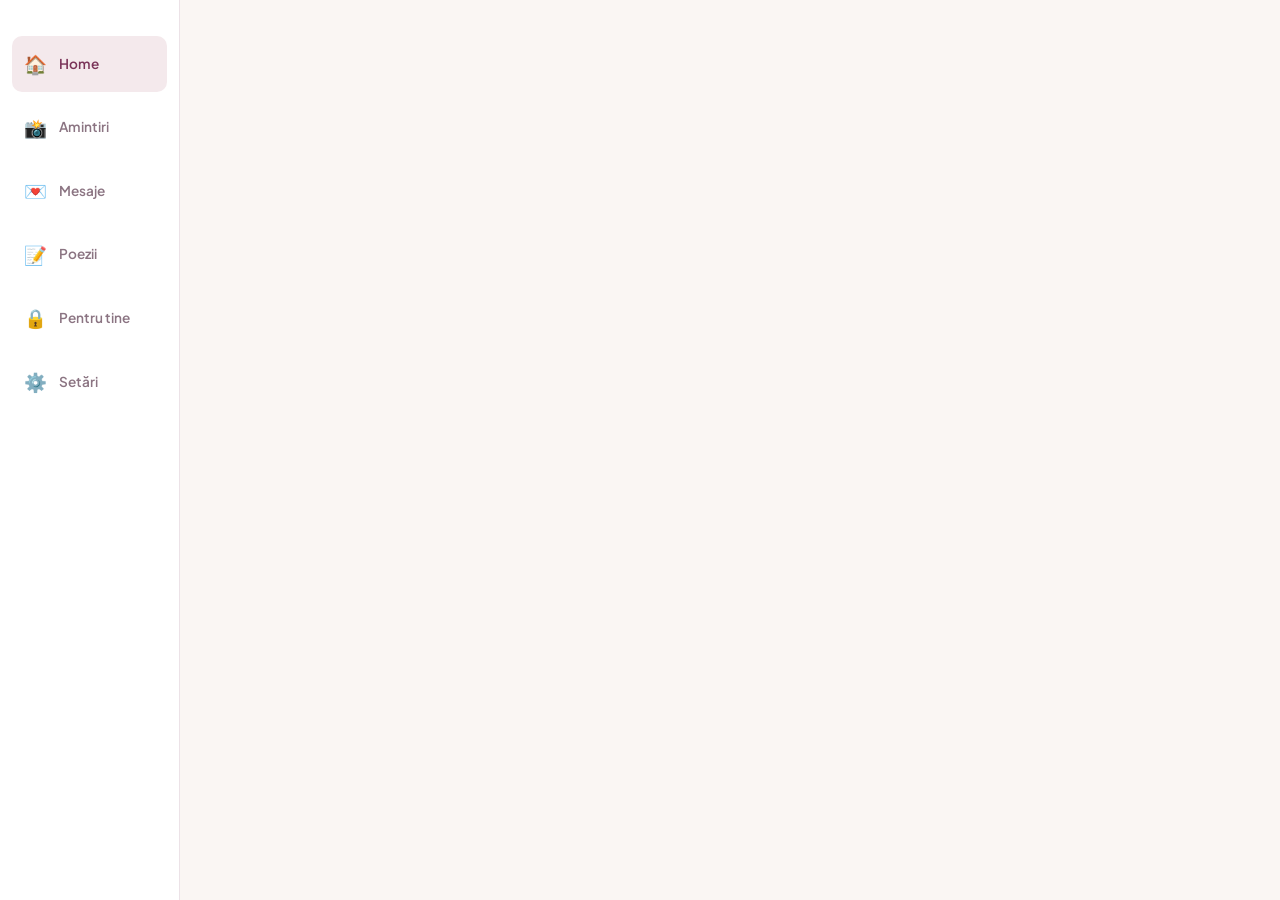
<file: app.html>
<!DOCTYPE html>
<html lang="ro">
<head>
  <meta charset="UTF-8" />
  <meta name="viewport" content="width=device-width, initial-scale=1, viewport-fit=cover" />
  <title>Noi</title>
  <meta name="theme-color" content="#faf6f3" />

  <link rel="preconnect" href="https://fonts.googleapis.com" />
  <link rel="preconnect" href="https://fonts.gstatic.com" crossorigin />
  <link href="https://fonts.googleapis.com/css2?family=Fraunces:opsz,wght@9..144,400..600&family=Plus+Jakarta+Sans:wght@400;500;600;700&display=swap" rel="stylesheet" />

  <link rel="stylesheet" href="css/style.css" />
  <link rel="stylesheet" href="css/responsive.css" />
  <link rel="manifest" href="manifest.json" />
  <link rel="apple-touch-icon" href="assets/apple-touch-icon.png" />
  <script src="js/pwa.js" defer></script>
  <link rel="stylesheet" href="css/settings.css" />
  <link rel="stylesheet" href="css/playful.css" />
  <script src="js/appearance.js"></script>
</head>
<body>
  <div id="offline-banner" class="offline-banner">Ești offline — vezi doar ce e deja încărcat</div>
  <div id="error-notice" class="notice notice-error toast" hidden></div>

  <main class="screen dashboard-screen">
    <div class="container stack">

      <!-- Afișat doar dacă userul e logat în Supabase Auth dar nu are încă rând în profiles -->
      <div id="setup-notice" class="notice notice-info" hidden>
        Contul tău nu are încă un profil creat. Adaugă un rând în tabela
        <code>profiles</code> din Supabase (vezi instrucțiunile Faza 2)
        cu id-ul acestui cont.
      </div>

      <div id="dashboard" hidden>
        <header class="dashboard-header">
          <p class="eyebrow">❤️ NOI</p>
          <h1 id="greeting">Salut</h1>
        </header>

        <div style="display: flex; gap: 8px; margin-top: 10px;">
          <a href="stats.html" class="btn btn-ghost btn-small">📊 Statistici</a>
          <a href="map.html" class="btn btn-ghost btn-small">🗺️ Harta</a>
        </div>

        <svg class="thread" viewBox="0 0 200 14" preserveAspectRatio="none" aria-hidden="true">
          <path d="M0,7 Q50,-3 100,7 T200,7" />
        </svg>

        <section id="couple-hero" class="card couple-hero" hidden><img id="couple-cover" class="couple-cover" alt="Fotografia noastră" hidden /><div id="couple-people" class="couple-people"></div><p id="couple-days" class="couple-days"></p></section>
        <section class="card mood-card">
          <div class="mood-row">
            <div class="mood-block">
              <p class="eyebrow">Eu</p>
              <p class="mood-display"><span id="my-mood-emoji">❔</span> <span id="my-mood-label">Nesetat</span></p>
              <button id="change-mood-btn" class="btn btn-ghost btn-small">Schimbă mood-ul</button>
            </div>
            <div class="mood-block">
              <p class="eyebrow"><span id="partner-name">Ea</span></p>
              <p class="mood-display"><span id="partner-mood-emoji">❔</span> <span id="partner-mood-label">Nesetat</span></p>
            </div>
          </div>
        </section>

        <section class="card food-card">
          <p class="eyebrow">Am mâncat?</p>
          <div class="stack" style="gap: 10px; margin-top: 10px;">
            <p id="my-food-status" class="text-muted">Nesetat</p>
            <input id="food-text-input" type="text" placeholder="Ce ai mâncat? (opțional)" class="food-text-input" />
            <div class="food-buttons">
              <button id="ate-btn" class="btn btn-primary btn-small">🍔 Am mâncat</button>
              <button id="not-yet-btn" class="btn btn-ghost btn-small">🍽️ Nu încă</button>
            </div>
            <div class="thread-small"></div>
            <p class="eyebrow" id="partner-food-label-wrap"><span id="partner-food-name">Partener</span></p>
            <p id="partner-food-status" class="text-muted">Nesetat</p>
          </div>
        </section>

        <section class="card meeting-card">
          <p class="eyebrow">📅 Următoarea întâlnire</p>

          <div id="meeting-empty" class="stack" style="gap: 10px; margin-top: 10px;">
            <p class="text-muted">Nu aveți nicio întâlnire programată.</p>
            <button id="new-meeting-btn-empty" class="btn btn-primary btn-small">Setează o întâlnire</button>
          </div>

          <div id="meeting-content" class="stack" style="gap: 6px; margin-top: 10px;" hidden>
            <h3 id="meeting-title"></h3>
            <p id="meeting-datetime" class="text-muted"></p>
            <p id="meeting-location" class="text-muted"></p>
            <p id="meeting-notes"></p>
            <div class="thread-small"></div>
            <p class="eyebrow">Mai sunt</p>
            <p id="meeting-countdown" class="mood-display"></p>
            <button id="new-meeting-btn" class="btn btn-ghost btn-small">Setează o nouă întâlnire</button>
          </div>
        </section>

        <section class="card challenge-card">
          <p class="eyebrow">🎲 Provocare</p>
          <div id="challenge-empty" class="stack" style="gap: 10px; margin-top: 10px;">
            <p class="text-muted">Nicio provocare trasă încă.</p>
          </div>
          <div id="challenge-content" class="stack" style="gap: 6px; margin-top: 10px;" hidden>
            <p id="challenge-text" style="font-size: 1.02rem;"></p>
            <p id="challenge-drawn-by" class="text-muted" style="font-size: 0.78rem;"></p>
          </div>
          <button id="draw-challenge-btn" class="btn btn-primary btn-small" style="margin-top: 12px;">🎲 Provocare nouă</button>
        </section>

        <button id="logout-btn" class="btn btn-ghost">Ieși din cont</button>
      </div>
    </div>
  </main>

  <nav class="bottom-nav">
    <a href="app.html" class="nav-item nav-item-active">🏠<span>Home</span></a>
    <a href="memories.html" class="nav-item">📸<span>Amintiri</span></a>
    <a href="messages.html" class="nav-item">💌<span>Mesaje</span></a>
    <a href="poems.html" class="nav-item">📝<span>Poezii</span></a>
    <a href="birthday.html" class="nav-item">🔒<span>Pentru tine</span></a>
    <a href="settings.html" class="nav-item">⚙️<span>Setări</span></a>
  </nav>

  <!-- Mood picker (simplu overlay, nu un dialog complex) -->
  <div id="mood-picker" class="mood-picker" hidden>
    <div class="mood-picker-sheet card">
      <div class="mood-picker-header">
        <h3>Cum te simți?</h3>
        <button id="close-mood-picker" class="btn-icon" aria-label="Închide">✕</button>
      </div>
      <div id="mood-options" class="mood-options"></div>
    </div>
  </div>

  <!-- Formular întâlnire nouă (același tipar de overlay ca mood picker) -->
  <div id="meeting-form-overlay" class="mood-picker" hidden>
    <div class="mood-picker-sheet card">
      <div class="mood-picker-header">
        <h3>Întâlnire nouă</h3>
        <button id="close-meeting-form" class="btn-icon" aria-label="Închide">✕</button>
      </div>
      <div id="meeting-form-error" class="notice notice-error" hidden></div>
      <form id="meeting-form" class="stack" style="text-align: left;">
        <div class="field">
          <label for="meeting-title-input">Titlu</label>
          <input type="text" id="meeting-title-input" placeholder="Ne vedem ❤️" required />
        </div>
        <div class="field">
          <label for="meeting-date-input">Data</label>
          <input type="date" id="meeting-date-input" required />
        </div>
        <div class="field">
          <label for="meeting-time-input">Ora</label>
          <input type="time" id="meeting-time-input" required />
        </div>
        <div class="field">
          <label for="meeting-location-input">Locație (opțional)</label>
          <input type="text" id="meeting-location-input" placeholder="—" />
        </div>
        <div class="field" style="margin-bottom: 8px;">
          <label for="meeting-notes-input">Notițe (opțional)</label>
          <input type="text" id="meeting-notes-input" placeholder="—" />
        </div>
        <button type="submit" id="meeting-form-submit" class="btn btn-primary">Salvează</button>
      </form>
    </div>
  </div>

  <script type="module" src="js/app.js"></script>
  <script type="module" src="js/homeCouple.js"></script>
</body>
</html>
</file>
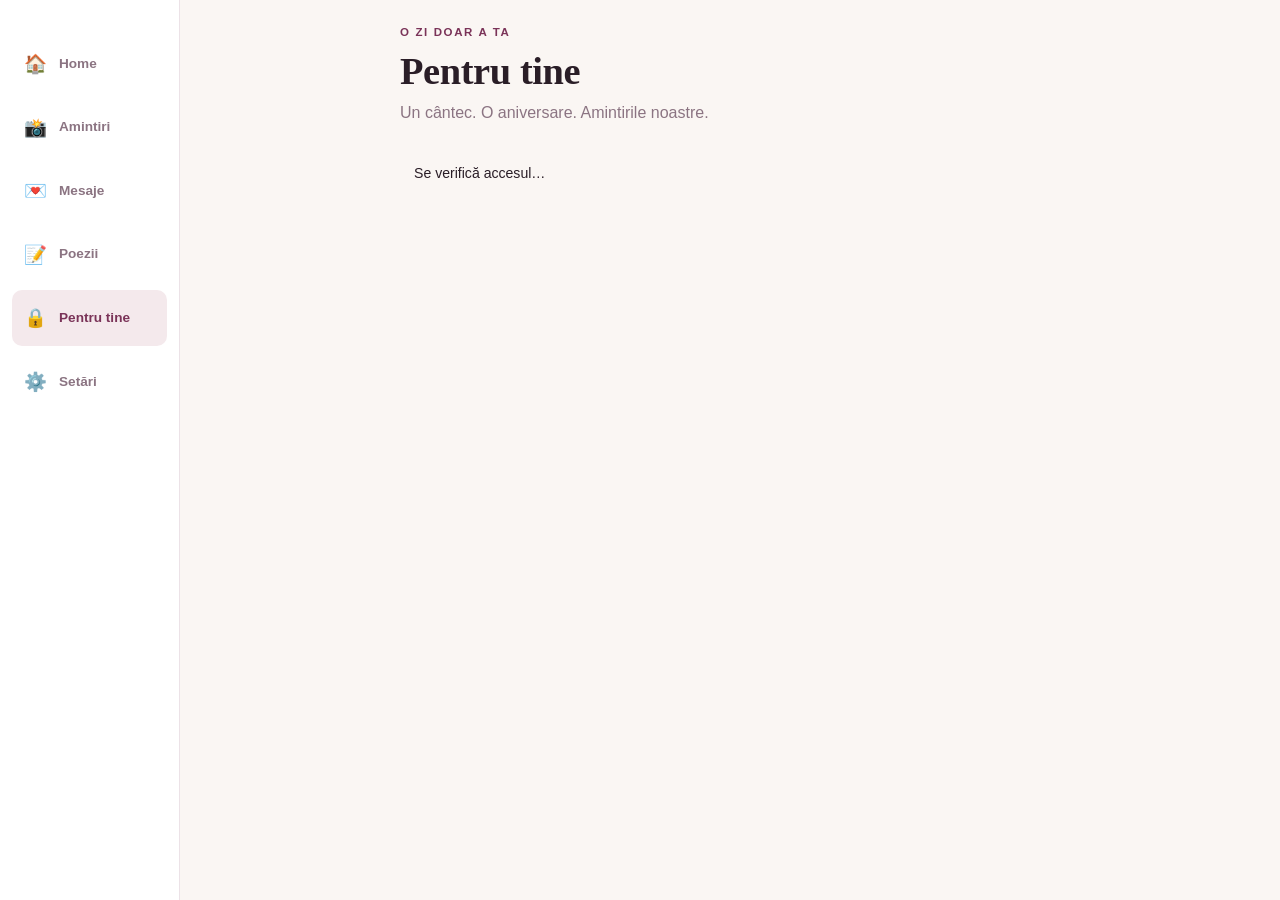
<file: birthday.html>
<!DOCTYPE html>
<html lang="ro">
<head>
  <meta charset="UTF-8" />
  <meta name="viewport" content="width=device-width, initial-scale=1, viewport-fit=cover" />
  <meta name="theme-color" content="#faf6f3" />
  <title>Noi — Pentru tine</title>
  <link rel="stylesheet" href="css/style.css" />
  <link rel="stylesheet" href="css/responsive.css" />
  <link rel="stylesheet" href="css/birthday.css" />
  <link rel="manifest" href="manifest.json" />
  <link rel="apple-touch-icon" href="assets/apple-touch-icon.png" />
  <script src="js/pwa.js" defer></script>
  <link rel="stylesheet" href="css/settings.css" />
  <link rel="stylesheet" href="css/playful.css" />
  <script src="js/appearance.js"></script>
</head>
<body>
  <div id="offline-banner" class="offline-banner" role="status"></div>
  <main class="screen birthday-screen">
    <div class="container stack">
      <header class="birthday-header">
        <p class="eyebrow">O zi doar a ta</p>
        <h1>Pentru tine</h1>
        <p class="text-muted">Un cântec. O aniversare. Amintirile noastre.</p>
      </header>
      <p id="birthday-notice" class="notice" role="status">Se verifică accesul…</p>
      <section id="birthday-locked" class="card stack" hidden>
        <span class="birthday-seal" aria-hidden="true">♫</span>
        <h2>O surpriză te așteaptă</h2>
        <p id="birthday-date" class="text-muted"></p>
        <p id="birthday-wait">Până atunci, păstrăm puțin mister.</p>
        <form id="birthday-password-form" class="stack" hidden>
          <div class="field">
            <label for="birthday-password">Parola surprizei</label>
            <input id="birthday-password" type="password" autocomplete="off" required maxlength="72" />
          </div>
          <button class="btn btn-primary" type="submit">Deschide spațiul meu</button>
        </form>
      </section>
      <div id="birthday-content" class="stack" hidden>
        <section class="card stack">
          <p class="eyebrow">Pentru ochii tăi</p>
          <h2>O melodie pentru tine</h2>
          <p id="birthday-audio-empty" class="text-muted">Cântecul nu a fost încă adăugat.</p>
          <div id="birthday-audio-list" class="stack"></div>
          <form id="birthday-audio-form" class="stack" hidden>
            <div class="field"><label for="birthday-audio">Adaugă cântecul · maximum 25 MB</label>
              <input id="birthday-audio" type="file" accept=".mp3,.m4a,.mp4,.wav,.ogg,.flac,.aac,.webm" required /></div>
            <div class="field"><label for="birthday-audio-caption">Titlu</label>
              <input id="birthday-audio-caption" maxlength="300" placeholder="Despre ochii tăi" /></div>
            <audio id="birthday-audio-preview" controls preload="metadata" hidden></audio>
            <button class="btn btn-primary" type="submit">Încarcă audio</button>
          </form>
        </section>
        <section class="card stack">
          <h2>Amintiri de la aniversare</h2>
          <p id="birthday-photo-note" class="text-muted">Veți putea adăuga fotografii începând din ziua aniversării.</p>
          <form id="birthday-photo-form" class="stack" hidden>
            <div class="field"><label for="birthday-photo">Fotografie · JPEG, PNG sau WebP</label>
              <input id="birthday-photo" type="file" accept="image/jpeg,image/png,image/webp" required /></div>
            <div class="field"><label for="birthday-photo-caption">O amintire în câteva cuvinte</label>
              <input id="birthday-photo-caption" maxlength="300" /></div>
            <img id="birthday-photo-preview" class="photo-preview" alt="Previzualizare" hidden />
            <button class="btn btn-primary" type="submit">Adaugă fotografia</button>
          </form>
          <div id="birthday-photo-list" class="birthday-gallery"></div>
        </section>
        <button id="birthday-lock" class="btn btn-ghost" hidden>Închide accesul cu parolă</button>
      </div>
    </div>
  </main>
  <nav class="bottom-nav" aria-label="Navigare principală">
    <a href="app.html" class="nav-item">🏠<span>Home</span></a>
    <a href="memories.html" class="nav-item">📸<span>Amintiri</span></a>
    <a href="messages.html" class="nav-item">💌<span>Mesaje</span></a>
    <a href="poems.html" class="nav-item">📝<span>Poezii</span></a>
    <a href="birthday.html" class="nav-item nav-item-active" aria-current="page">🔒<span>Pentru tine</span></a>
    <a href="settings.html" class="nav-item">⚙️<span>Setări</span></a>
  </nav>
  <script type="module" src="js/birthdayPage.js"></script>
</body>
</html>
</file>
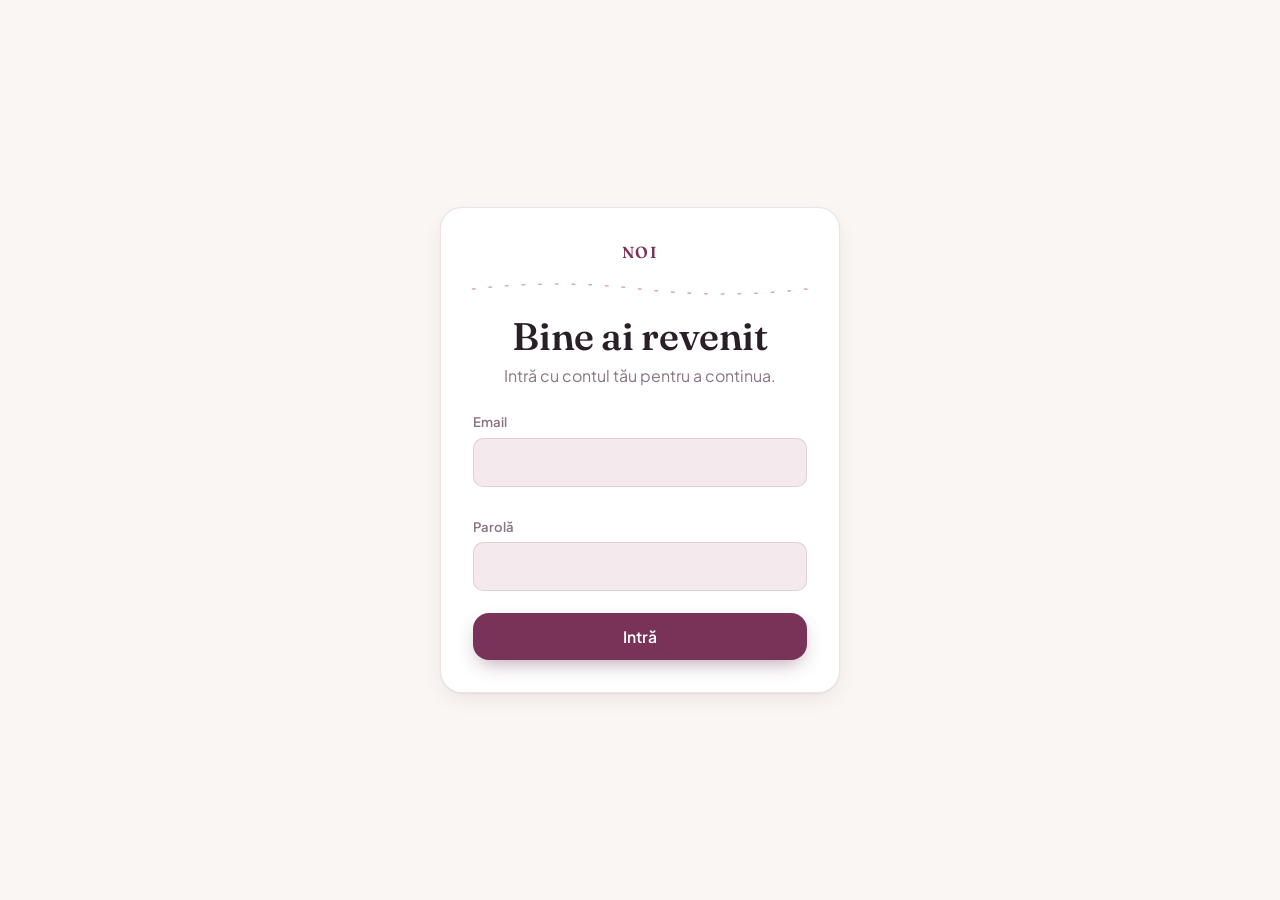
<file: login.html>
<!DOCTYPE html>
<html lang="ro">
<head>
  <meta charset="UTF-8" />
  <meta name="viewport" content="width=device-width, initial-scale=1, viewport-fit=cover" />
  <title>Noi — Autentificare</title>
  <meta name="theme-color" content="#faf6f3" />

  <link rel="preconnect" href="https://fonts.googleapis.com" />
  <link rel="preconnect" href="https://fonts.gstatic.com" crossorigin />
  <link href="https://fonts.googleapis.com/css2?family=Fraunces:opsz,wght@9..144,400..600&family=Plus+Jakarta+Sans:wght@400;500;600;700&display=swap" rel="stylesheet" />

  <link rel="stylesheet" href="css/style.css" />
  <link rel="stylesheet" href="css/responsive.css" />
  <link rel="manifest" href="manifest.json" />
  <link rel="apple-touch-icon" href="assets/apple-touch-icon.png" />
  <script src="js/pwa.js" defer></script>
  <link rel="stylesheet" href="css/settings.css" />
  <link rel="stylesheet" href="css/playful.css" />
  <script src="js/appearance.js"></script>
</head>
<body>
  <div id="offline-banner" class="offline-banner">Ești offline — te poți loga doar cu internet</div>

  <main class="auth-screen">
    <div class="auth-card">
      <div class="card">
        <p class="auth-logo">Noi</p>

        <svg class="thread" viewBox="0 0 200 14" preserveAspectRatio="none" aria-hidden="true">
          <path d="M0,7 Q50,-3 100,7 T200,7" />
        </svg>

        <h1>Bine ai revenit</h1>
        <p class="text-muted" style="margin-top: 6px; margin-bottom: 24px;">
          Intră cu contul tău pentru a continua.
        </p>

        <div id="error-notice" class="notice notice-error" hidden></div>

        <form id="login-form" class="stack" style="text-align: left;">
          <div class="field">
            <label for="email">Email</label>
            <input type="email" id="email" name="email" autocomplete="email" required />
          </div>
          <div class="field" style="margin-bottom: 8px;">
            <label for="password">Parolă</label>
            <input type="password" id="password" name="password" autocomplete="current-password" required />
          </div>

          <button type="submit" id="submit-btn" class="btn btn-primary">
            <span id="submit-label">Intră</span>
          </button>
        </form>
      </div>
    </div>
  </main>

  <script type="module">
    import { signIn, getSession } from "./js/auth.js";
    import { initOfflineBanner } from "./js/offline.js";

    initOfflineBanner();

    // Dacă există deja o sesiune validă, sari direct în aplicație.
    getSession().then((session) => {
      if (session) window.location.href = "app.html";
    });

    const form = document.getElementById("login-form");
    const errorNotice = document.getElementById("error-notice");
    const submitBtn = document.getElementById("submit-btn");
    const submitLabel = document.getElementById("submit-label");

    function showError(message) {
      errorNotice.textContent = message;
      errorNotice.hidden = false;
    }

    function setLoading(isLoading) {
      submitBtn.disabled = isLoading;
      submitLabel.textContent = isLoading ? "Se conectează…" : "Intră";
    }

    form.addEventListener("submit", async (event) => {
      event.preventDefault();
      errorNotice.hidden = true;

      if (!navigator.onLine) {
        showError("Nu ai conexiune la internet. Verifică rețeaua și încearcă din nou.");
        return;
      }

      const email = document.getElementById("email").value.trim();
      const password = document.getElementById("password").value;

      setLoading(true);
      const { error } = await signIn(email, password);
      setLoading(false);

      if (error) {
        if (error.message.includes("Invalid login credentials")) {
          showError("Email sau parolă greșită.");
        } else if (error.message.toLowerCase().includes("fetch")) {
          showError("Nu am putut contacta serverul. Verifică internetul.");
        } else {
          showError("A apărut o eroare. Încearcă din nou.");
        }
        return;
      }

      window.location.href = "app.html";
    });
  </script>
</body>
</html>
</file>
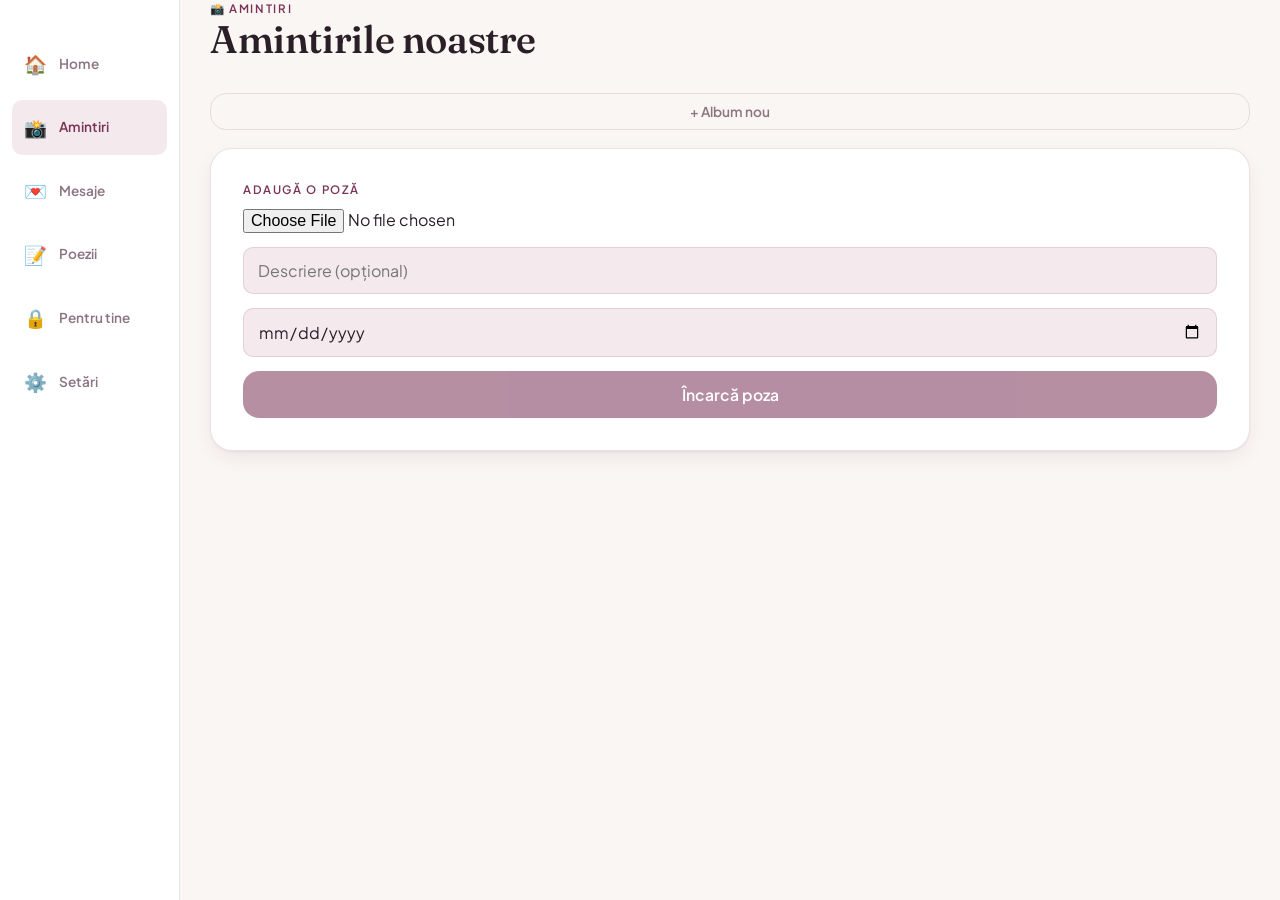
<file: memories.html>
<!DOCTYPE html>
<html lang="ro">
<head>
  <meta charset="UTF-8" />
  <meta name="viewport" content="width=device-width, initial-scale=1, viewport-fit=cover" />
  <title>Noi — Amintiri</title>
  <meta name="theme-color" content="#faf6f3" />

  <link rel="preconnect" href="https://fonts.googleapis.com" />
  <link rel="preconnect" href="https://fonts.gstatic.com" crossorigin />
  <link href="https://fonts.googleapis.com/css2?family=Fraunces:opsz,wght@9..144,400..600&family=Plus+Jakarta+Sans:wght@400;500;600;700&display=swap" rel="stylesheet" />

  <link rel="stylesheet" href="css/style.css" />
  <link rel="stylesheet" href="css/responsive.css" />
  <link rel="manifest" href="manifest.json" />
  <link rel="apple-touch-icon" href="assets/apple-touch-icon.png" />
  <script src="js/pwa.js" defer></script>
  <link rel="stylesheet" href="css/settings.css" />
  <link rel="stylesheet" href="css/playful.css" />
  <script src="js/appearance.js"></script>
</head>
<body>
  <div id="offline-banner" class="offline-banner">Ești offline — vezi doar ce e deja încărcat</div>
  <div id="error-notice" class="notice notice-error toast" hidden></div>

  <main class="screen memories-screen">
    <div class="container stack">
      <header>
        <p class="eyebrow">📸 Amintiri</p>
        <h1>Amintirile noastre</h1>
      </header>

      <div id="album-chips" class="chip-row"></div>

      <button id="new-album-btn" class="btn btn-ghost btn-small">+ Album nou</button>

      <div id="new-album-form" class="stack new-album-form" hidden>
        <input id="new-album-input" type="text" placeholder="Numele albumului" class="food-text-input" />
        <div class="food-buttons">
          <button id="new-album-save" type="button" class="btn btn-primary btn-small">Salvează</button>
          <button id="new-album-cancel" type="button" class="btn btn-ghost btn-small">Anulează</button>
        </div>
      </div>

      <section class="card upload-card">
        <p class="eyebrow">Adaugă o poză</p>
        <form id="upload-form" class="stack" style="margin-top: 10px;">
          <input id="photo-file-input" type="file" accept="image/*" required />
          <img id="photo-preview" class="photo-preview" hidden alt="Previzualizare" />
          <input id="photo-description" type="text" placeholder="Descriere (opțional)" class="food-text-input" />
          <input id="photo-date" type="date" class="food-text-input" />
          <button id="upload-btn" type="submit" class="btn btn-primary" disabled>Încarcă poza</button>
        </form>
      </section>

      <div id="gallery" class="gallery"></div>

      <p id="empty-state" class="text-muted center" style="padding: 24px 0;" hidden>
        Nicio poză încă — adaugă prima amintire ✨
      </p>

      <button id="load-more-btn" class="btn btn-ghost" hidden>Încarcă mai multe</button>
    </div>
  </main>

  <nav class="bottom-nav">
    <a href="app.html" class="nav-item">🏠<span>Home</span></a>
    <a href="memories.html" class="nav-item nav-item-active">📸<span>Amintiri</span></a>
    <a href="messages.html" class="nav-item">💌<span>Mesaje</span></a>
    <a href="poems.html" class="nav-item">📝<span>Poezii</span></a>
    <a href="birthday.html" class="nav-item">🔒<span>Pentru tine</span></a>
    <a href="settings.html" class="nav-item">⚙️<span>Setări</span></a>
  </nav>

  <script type="module" src="js/memories.js"></script>
</body>
</html>
</file>
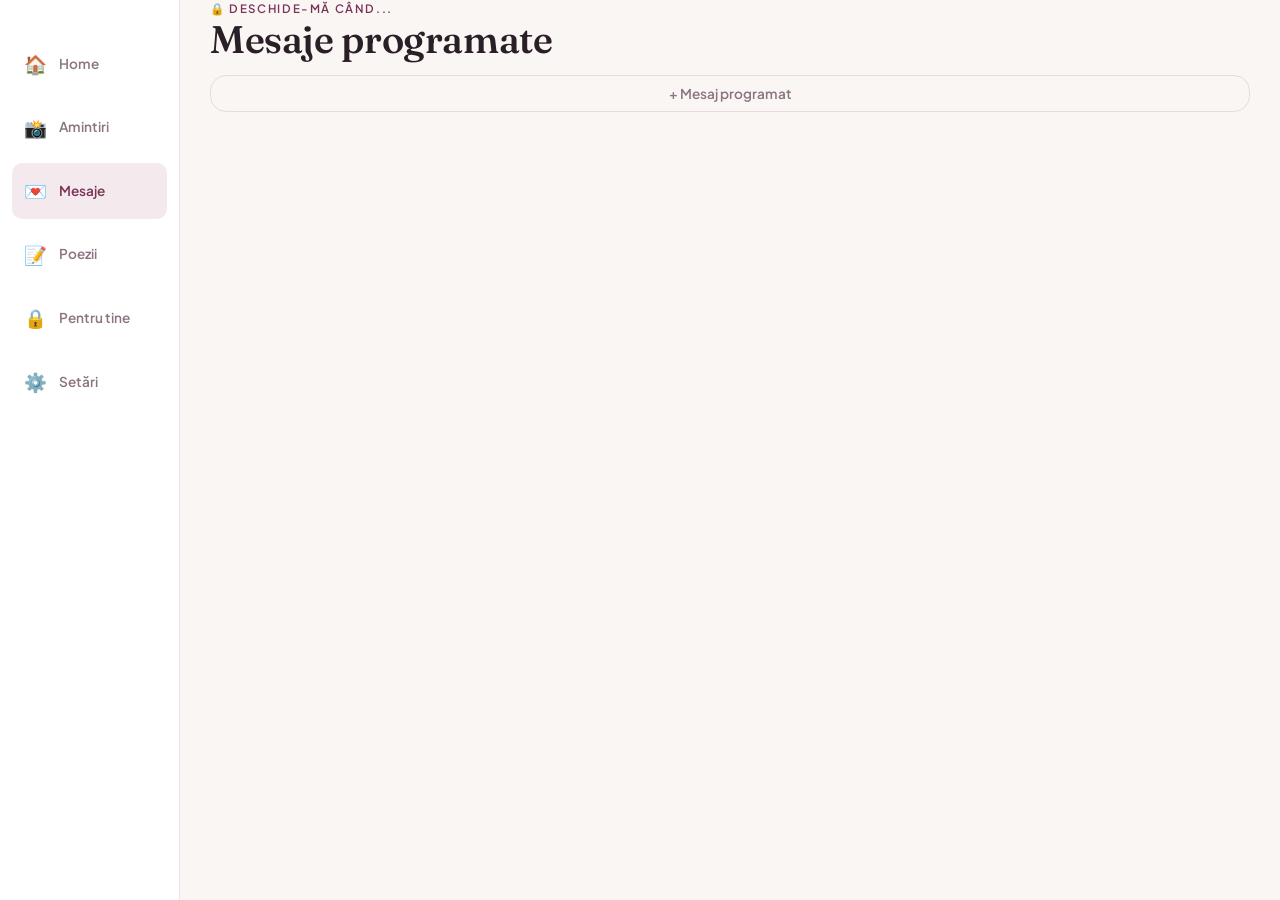
<file: messages.html>
<!DOCTYPE html>
<html lang="ro">
<head>
  <meta charset="UTF-8" />
  <meta name="viewport" content="width=device-width, initial-scale=1, viewport-fit=cover" />
  <title>Noi — Mesaje programate</title>
  <meta name="theme-color" content="#faf6f3" />

  <link rel="preconnect" href="https://fonts.googleapis.com" />
  <link rel="preconnect" href="https://fonts.gstatic.com" crossorigin />
  <link href="https://fonts.googleapis.com/css2?family=Fraunces:opsz,wght@9..144,400..600&family=Plus+Jakarta+Sans:wght@400;500;600;700&display=swap" rel="stylesheet" />

  <link rel="stylesheet" href="css/style.css" />
  <link rel="stylesheet" href="css/responsive.css" />
  <link rel="manifest" href="manifest.json" />
  <link rel="apple-touch-icon" href="assets/apple-touch-icon.png" />
  <script src="js/pwa.js" defer></script>
  <link rel="stylesheet" href="css/settings.css" />
  <link rel="stylesheet" href="css/playful.css" />
  <script src="js/appearance.js"></script>
</head>
<body>
  <div id="offline-banner" class="offline-banner">Ești offline — vezi doar ce e deja încărcat</div>
  <div id="error-notice" class="notice notice-error toast" hidden></div>

  <main class="screen messages-screen">
    <div class="container stack">
      <header>
        <p class="eyebrow">🔒 Deschide-mă când...</p>
        <h1>Mesaje programate</h1>
      </header>

      <button id="new-scheduled-btn" class="btn btn-ghost btn-small">+ Mesaj programat</button>

      <p id="scheduled-empty" class="text-muted center" style="padding: 24px 0;" hidden>
        Niciun mesaj programat încă.
      </p>

      <div id="scheduled-list"></div>
    </div>
  </main>

  <nav class="bottom-nav">
    <a href="app.html" class="nav-item">🏠<span>Home</span></a>
    <a href="memories.html" class="nav-item">📸<span>Amintiri</span></a>
    <a href="messages.html" class="nav-item nav-item-active">💌<span>Mesaje</span></a>
    <a href="poems.html" class="nav-item">📝<span>Poezii</span></a>
    <a href="birthday.html" class="nav-item">🔒<span>Pentru tine</span></a>
    <a href="settings.html" class="nav-item">⚙️<span>Setări</span></a>
  </nav>

  <!-- Formular mesaj programat (același tipar de overlay ca restul aplicației) -->
  <div id="scheduled-form-overlay" class="mood-picker" hidden>
    <div class="mood-picker-sheet card">
      <div class="mood-picker-header">
        <h3>Mesaj programat nou</h3>
        <button id="close-scheduled-form" class="btn-icon" aria-label="Închide">✕</button>
      </div>
      <div id="scheduled-form-error" class="notice notice-error" hidden></div>
      <form id="scheduled-form" class="stack" style="text-align: left;">
        <div class="field">
          <label for="scheduled-title-input">Titlu</label>
          <input type="text" id="scheduled-title-input" placeholder="Deschide-mă când ți-e dor de mine" required />
        </div>
        <div class="field">
          <label for="scheduled-content-input">Mesaj</label>
          <textarea id="scheduled-content-input" class="food-text-input" rows="4" required></textarea>
        </div>
        <div class="field">
          <label for="scheduled-photo-input">Poză atașată (opțional)</label>
          <input type="file" id="scheduled-photo-input" accept="image/*" />
          <img id="scheduled-photo-preview" class="photo-preview" hidden alt="Previzualizare" style="margin-top: 8px;" />
        </div>
        <div class="field">
          <label for="scheduled-date-input">Data deblocării</label>
          <input type="date" id="scheduled-date-input" required />
        </div>
        <div class="field" style="margin-bottom: 8px;">
          <label for="scheduled-time-input">Ora deblocării</label>
          <input type="time" id="scheduled-time-input" required />
        </div>
        <p class="text-muted" style="font-size: 0.75rem; margin-bottom: 8px;">
          Mesajul și fotografia pot fi deschise numai după data aleasă.
        </p>
        <button type="submit" id="scheduled-form-submit" class="btn btn-primary">Salvează</button>
      </form>
    </div>
  </div>

  <!-- Overlay pentru citirea unui mesaj programat deja deblocat -->
  <div id="open-message-overlay" class="mood-picker" hidden>
    <div class="mood-picker-sheet card">
      <div class="mood-picker-header">
        <h3 id="open-message-title"></h3>
        <button id="close-open-message" class="btn-icon" aria-label="Închide">✕</button>
      </div>
      <img id="open-message-photo" class="photo-preview" hidden alt="" style="margin-bottom: 12px;" />
      <p id="open-message-content" style="white-space: pre-wrap;"></p>
    </div>
  </div>

  <script type="module" src="js/messagesPage.js"></script>
</body>
</html>
</file>
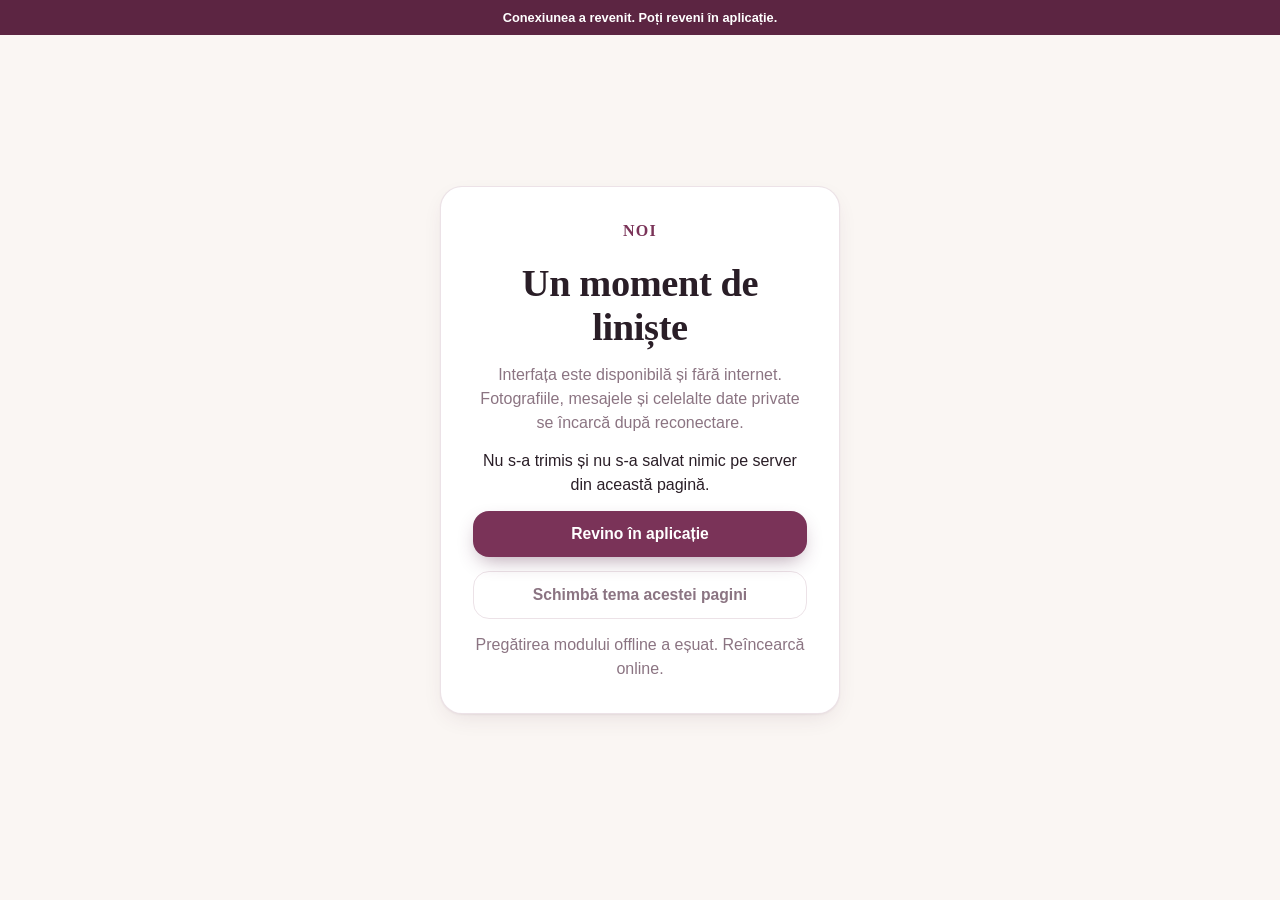
<file: offline.html>
<!DOCTYPE html>
<html lang="ro">
<head>
  <meta charset="UTF-8" />
  <meta name="viewport" content="width=device-width, initial-scale=1, viewport-fit=cover" />
  <meta name="theme-color" content="#7a3358" />
  <title>Noi — Offline</title>
  <link rel="manifest" href="manifest.json" />
  <link rel="apple-touch-icon" href="assets/apple-touch-icon.png" />
  <link rel="stylesheet" href="css/style.css" />
  <link rel="stylesheet" href="css/responsive.css" />
  <script src="js/pwa.js" defer></script>
  <link rel="stylesheet" href="css/settings.css" />
  <link rel="stylesheet" href="css/playful.css" />
  <script src="js/appearance.js"></script>
</head>
<body id="offline-page">
  <div id="offline-banner" class="offline-banner visible" role="status">Ești offline</div>
  <main class="auth-screen">
    <div class="auth-card">
      <section class="card stack">
        <p class="auth-logo">Noi</p>
        <h1>Un moment de liniște</h1>
        <p class="text-muted">Interfața este disponibilă și fără internet. Fotografiile, mesajele și celelalte date private se încarcă după reconectare.</p>
        <p>Nu s-a trimis și nu s-a salvat nimic pe server din această pagină.</p>
        <button id="retry-connection" class="btn btn-primary">Revino în aplicație</button>
        <button id="local-theme" class="btn btn-ghost" aria-pressed="false">Schimbă tema acestei pagini</button>
        <p id="pwa-status" class="text-muted" role="status">Spațiul nostru te așteaptă când revine conexiunea.</p>
      </section>
    </div>
  </main>
</body>
</html>
</file>
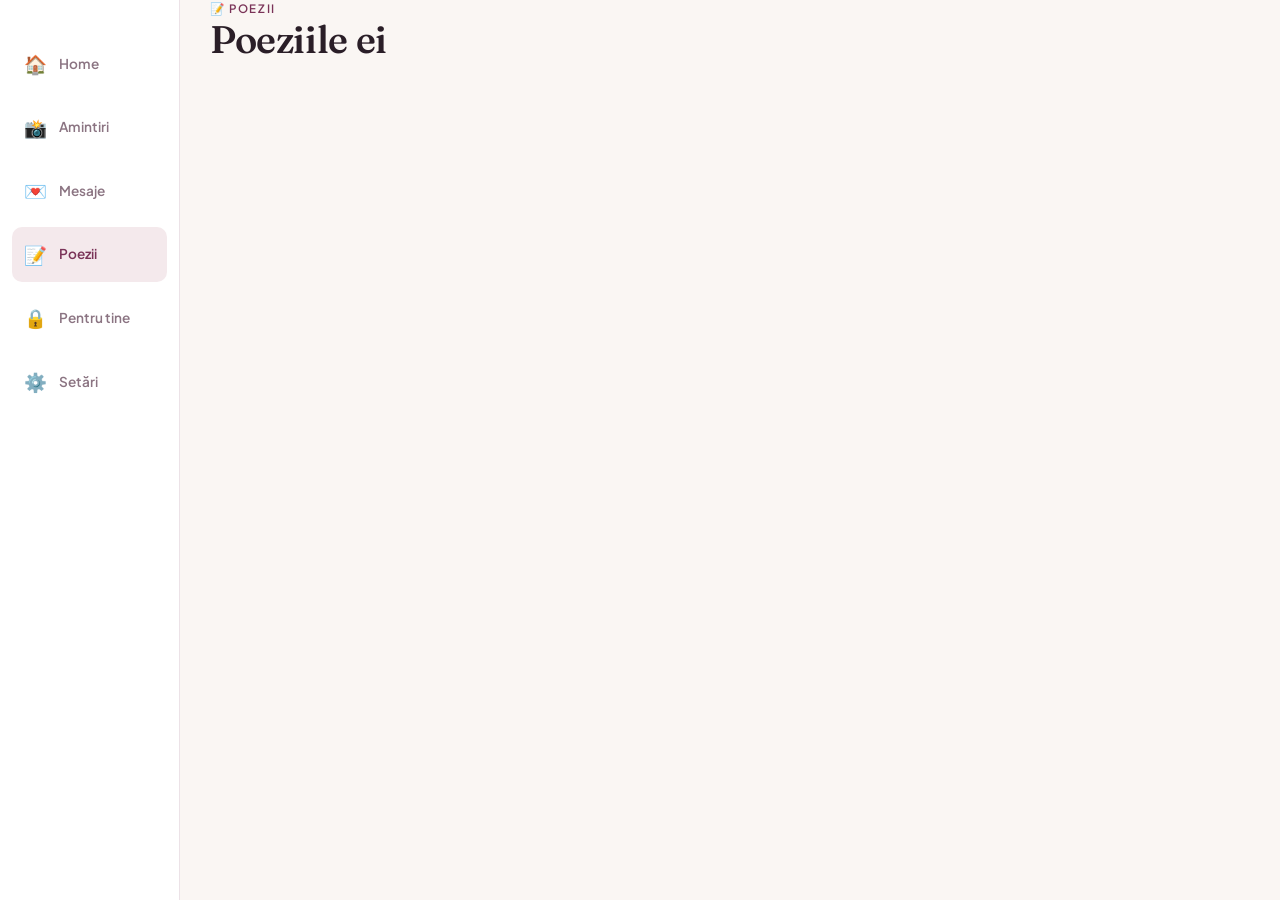
<file: poems.html>
<!DOCTYPE html>
<html lang="ro">
<head>
  <meta charset="UTF-8" />
  <meta name="viewport" content="width=device-width, initial-scale=1, viewport-fit=cover" />
  <title>Noi — Poezii</title>
  <meta name="theme-color" content="#faf6f3" />

  <link rel="preconnect" href="https://fonts.googleapis.com" />
  <link rel="preconnect" href="https://fonts.gstatic.com" crossorigin />
  <link href="https://fonts.googleapis.com/css2?family=Fraunces:opsz,wght@9..144,400..600&family=Plus+Jakarta+Sans:wght@400;500;600;700&display=swap" rel="stylesheet" />

  <link rel="stylesheet" href="css/style.css" />
  <link rel="stylesheet" href="css/responsive.css" />
  <link rel="manifest" href="manifest.json" />
  <link rel="apple-touch-icon" href="assets/apple-touch-icon.png" />
  <script src="js/pwa.js" defer></script>
  <link rel="stylesheet" href="css/settings.css" />
  <link rel="stylesheet" href="css/playful.css" />
  <script src="js/appearance.js"></script>
</head>
<body>
  <div id="offline-banner" class="offline-banner">Ești offline — vezi doar ce e deja încărcat</div>
  <div id="error-notice" class="notice notice-error toast" hidden></div>

  <main class="screen poems-screen">
    <div class="container stack">
      <header>
        <p class="eyebrow">📝 Poezii</p>
        <h1>Poeziile ei</h1>
      </header>

      <!-- Vizibil DOAR pentru contul ei — ascuns complet pentru celălalt cont -->
      <section id="new-poem-card" class="card" hidden>
        <p class="eyebrow">Scrie o poezie nouă</p>
        <form id="poem-form" class="stack" style="margin-top: 10px;">
          <input id="poem-title-input" type="text" placeholder="Titlu (opțional)" class="food-text-input" />
          <textarea id="poem-content-input" class="food-text-input" rows="6" placeholder="Scrie aici…" required></textarea>
          <button type="submit" id="poem-form-submit" class="btn btn-primary">Publică</button>
        </form>
      </section>

      <p id="poems-empty" class="text-muted center" style="padding: 24px 0;" hidden>
        Nicio poezie încă.
      </p>

      <div id="poems-list"></div>
    </div>
  </main>

  <nav class="bottom-nav">
    <a href="app.html" class="nav-item">🏠<span>Home</span></a>
    <a href="memories.html" class="nav-item">📸<span>Amintiri</span></a>
    <a href="messages.html" class="nav-item">💌<span>Mesaje</span></a>
    <a href="poems.html" class="nav-item nav-item-active">📝<span>Poezii</span></a>
    <a href="birthday.html" class="nav-item">🔒<span>Pentru tine</span></a>
    <a href="settings.html" class="nav-item">⚙️<span>Setări</span></a>
  </nav>

  <script type="module" src="js/poemsPage.js"></script>
</body>
</html>
</file>
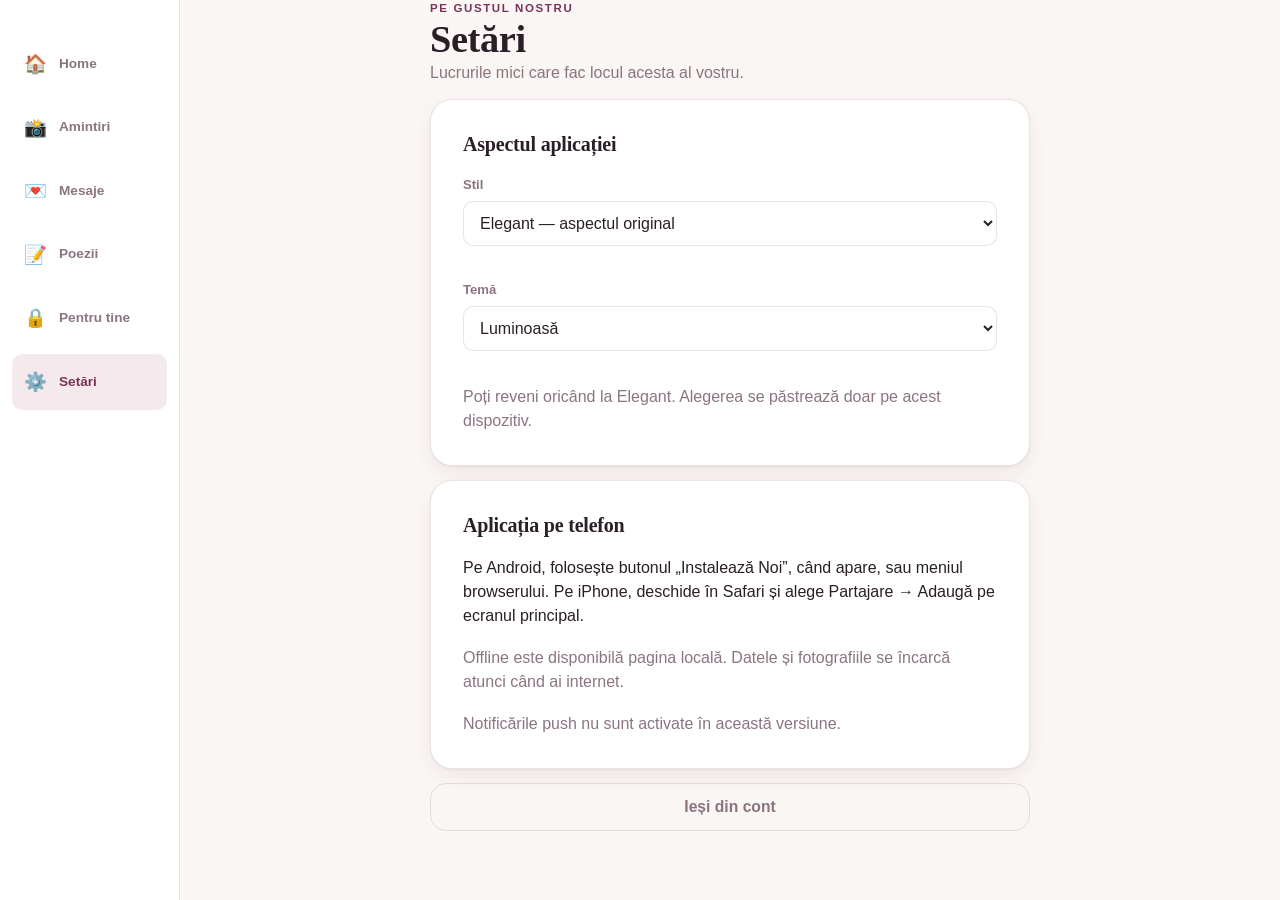
<file: settings.html>
<!DOCTYPE html>
<html lang="ro">
<head>
  <meta charset="UTF-8" />
  <meta name="viewport" content="width=device-width, initial-scale=1, viewport-fit=cover" />
  <meta name="theme-color" content="#faf6f3" />
  <title>Noi — Setări</title>
  <link rel="stylesheet" href="css/style.css" />
  <link rel="stylesheet" href="css/responsive.css" />
  <link rel="manifest" href="manifest.json" />
  <link rel="apple-touch-icon" href="assets/apple-touch-icon.png" />
  <script src="js/pwa.js" defer></script>
  <link rel="stylesheet" href="css/settings.css" />
  <link rel="stylesheet" href="css/playful.css" />
  <script src="js/appearance.js"></script>
</head>
<body>
  <div id="offline-banner" class="offline-banner" role="status"></div>
  <main class="screen settings-screen">
    <div class="container stack">
      <header><p class="eyebrow">Pe gustul nostru</p><h1>Setări</h1><p class="text-muted">Lucrurile mici care fac locul acesta al vostru.</p></header>
      <p id="settings-notice" class="notice" role="status" hidden></p>
      <section class="card settings-section">
        <h2>Aspectul aplicației</h2>
        <div class="field"><label for="appearance-style">Stil</label><select id="appearance-style" data-local-setting><option value="elegant">Elegant — aspectul original</option><option value="playful">Jucăuș — rotunjit și vesel</option></select></div>
        <div class="field"><label for="appearance-theme">Temă</label><select id="appearance-theme" data-local-setting><option value="light">Luminoasă</option><option value="dark">Întunecată</option><option value="system">După setarea dispozitivului</option></select></div>
        <p class="text-muted">Poți reveni oricând la Elegant. Alegerea se păstrează doar pe acest dispozitiv.</p>
      </section>
      <div id="remote-settings" class="stack" hidden>
        <section class="card settings-section">
          <h2>Profilul tău</h2>
          <form id="name-form" class="stack"><div class="field"><label for="profile-name">Numele afișat</label><input id="profile-name" maxlength="60" required autocomplete="nickname" /></div><button class="btn btn-primary" type="submit">Salvează numele</button></form>
          <img id="avatar-current" class="settings-avatar" alt="Avatarul tău" hidden />
          <form id="avatar-form" class="stack"><div class="field"><label for="avatar-file">Avatar nou</label><input id="avatar-file" type="file" accept="image/jpeg,image/png,image/webp" required /></div><img id="avatar-preview" class="settings-avatar" alt="Previzualizare avatar" hidden /><button class="btn btn-ghost" type="submit">Salvează avatarul</button></form>
        </section>
        <section class="card settings-section">
          <h2>Povestea voastră</h2>
          <p class="text-muted">Fotografia și data sunt comune. Oricare dintre voi le poate actualiza.</p>
          <img id="cover-current" class="settings-cover" alt="Fotografia voastră" hidden />
          <form id="cover-form" class="stack"><div class="field"><label for="cover-file">Fotografia principală</label><input id="cover-file" type="file" accept="image/jpeg,image/png,image/webp" required /></div><img id="cover-preview" class="settings-cover" alt="Previzualizare fotografie" hidden /><button class="btn btn-primary" type="submit">Salvează fotografia</button></form>
          <form id="date-form" class="stack"><div class="field"><label for="relationship-date">Împreună din</label><input id="relationship-date" type="date" required /></div><button class="btn btn-ghost" type="submit">Salvează data</button></form>
        </section>
      </div>
      <section class="card settings-section">
        <h2>Aplicația pe telefon</h2>
        <p>Pe Android, folosește butonul „Instalează Noi”, când apare, sau meniul browserului. Pe iPhone, deschide în Safari și alege Partajare → Adaugă pe ecranul principal.</p>
        <p class="text-muted">Offline este disponibilă pagina locală. Datele și fotografiile se încarcă atunci când ai internet.</p>
        <p class="text-muted">Notificările push nu sunt activate în această versiune.</p>
      </section>
      <button id="settings-logout" class="btn btn-ghost">Ieși din cont</button>
    </div>
  </main>
  <nav class="bottom-nav" aria-label="Navigare principală">
    <a href="app.html" class="nav-item">🏠<span>Home</span></a>
    <a href="memories.html" class="nav-item">📸<span>Amintiri</span></a>
    <a href="messages.html" class="nav-item">💌<span>Mesaje</span></a>
    <a href="poems.html" class="nav-item">📝<span>Poezii</span></a>
    <a href="birthday.html" class="nav-item">🔒<span>Pentru tine</span></a>
    <a href="settings.html" class="nav-item nav-item-active" aria-current="page">⚙️<span>Setări</span></a>
  </nav>
  <script type="module" src="js/settingsPage.js"></script>
</body>
</html>
</file>
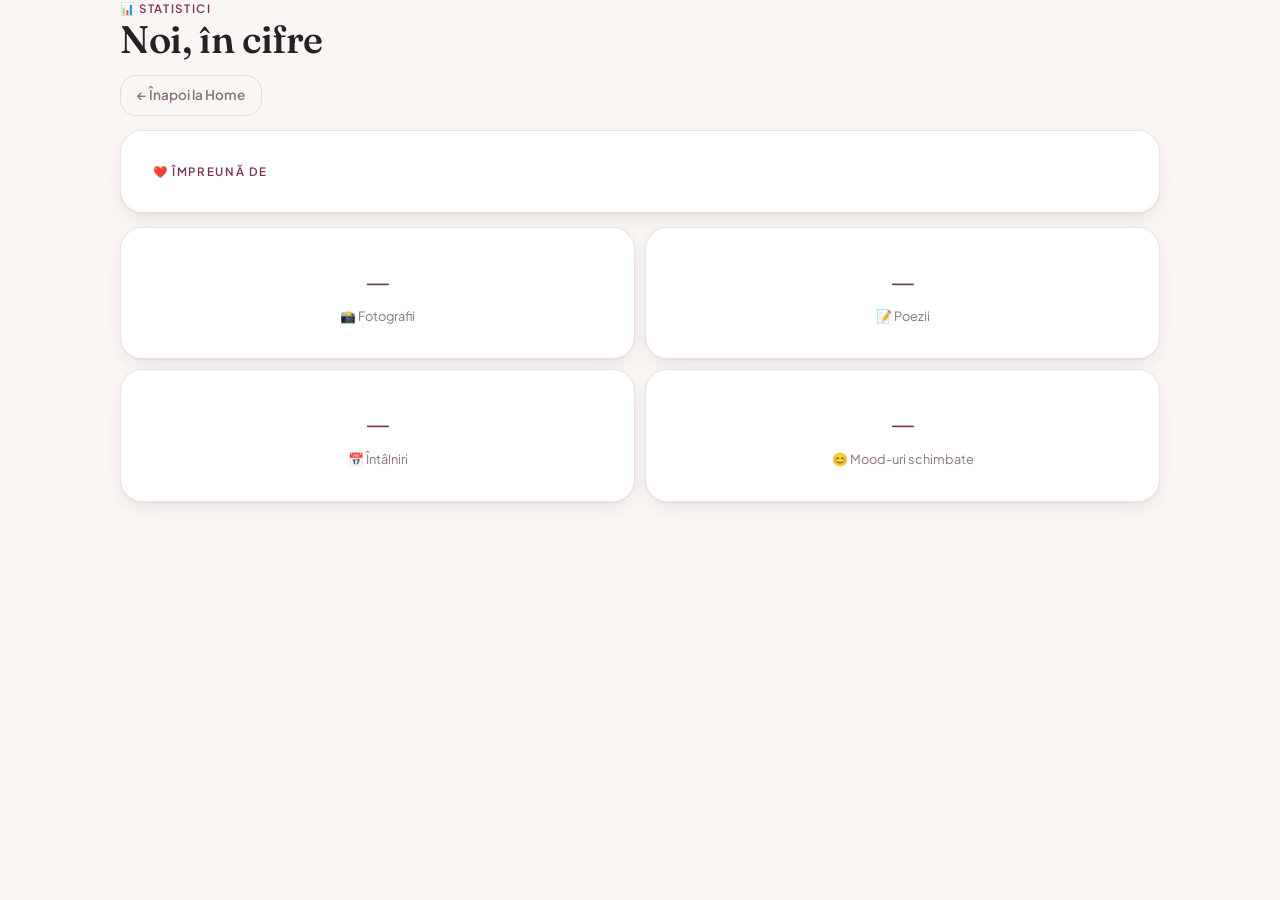
<file: stats.html>
<!DOCTYPE html>
<html lang="ro">
<head>
  <meta charset="UTF-8" />
  <meta name="viewport" content="width=device-width, initial-scale=1, viewport-fit=cover" />
  <title>Noi — Statistici</title>
  <meta name="theme-color" content="#faf6f3" />

  <link rel="preconnect" href="https://fonts.googleapis.com" />
  <link rel="preconnect" href="https://fonts.gstatic.com" crossorigin />
  <link href="https://fonts.googleapis.com/css2?family=Fraunces:opsz,wght@9..144,400..600&family=Plus+Jakarta+Sans:wght@400;500;600;700&display=swap" rel="stylesheet" />

  <link rel="stylesheet" href="css/style.css" />
  <link rel="stylesheet" href="css/responsive.css" />
  <link rel="manifest" href="manifest.json" />
  <link rel="apple-touch-icon" href="assets/apple-touch-icon.png" />
  <script src="js/pwa.js" defer></script>
  <link rel="stylesheet" href="css/settings.css" />
  <link rel="stylesheet" href="css/playful.css" />
  <script src="js/appearance.js"></script>
</head>
<body>
  <div id="offline-banner" class="offline-banner">Ești offline — vezi doar ce e deja încărcat</div>
  <div id="error-notice" class="notice notice-error toast" hidden></div>

  <main class="screen stats-screen">
    <div class="container stack">
      <header>
        <p class="eyebrow">📊 Statistici</p>
        <h1>Noi, în cifre</h1>
      </header>

      <a href="app.html" class="btn btn-ghost btn-small" style="width: fit-content;">← Înapoi la Home</a>

      <!-- Zile împreună -->
      <section class="card">
        <p class="eyebrow">❤️ Împreună de</p>
        <div id="days-display" hidden>
          <p id="days-count" class="stats-big-number"></p>
          <p id="days-since-date" class="text-muted"></p>
          <button id="edit-start-date-btn" class="btn btn-ghost btn-small" style="margin-top: 10px;">Editează data</button>
        </div>
        <div id="days-empty" class="stack" style="gap: 10px; margin-top: 10px;" hidden>
          <p class="text-muted">Nu ați setat încă data de când sunteți împreună.</p>
          <button id="set-start-date-btn" class="btn btn-primary btn-small">Setează data</button>
        </div>
      </section>

      <!-- Grid de statistici -->
      <div class="stats-grid">
        <div class="card stats-tile">
          <p class="stats-number" id="stat-photos">—</p>
          <p class="stats-label">📸 Fotografii</p>
        </div>
        <div class="card stats-tile">
          <p class="stats-number" id="stat-poems">—</p>
          <p class="stats-label">📝 Poezii</p>
        </div>
        <div class="card stats-tile">
          <p class="stats-number" id="stat-meetings">—</p>
          <p class="stats-label">📅 Întâlniri</p>
        </div>
        <div class="card stats-tile">
          <p class="stats-number" id="stat-moods">—</p>
          <p class="stats-label">😊 Mood-uri schimbate</p>
        </div>
      </div>
    </div>
  </main>

  <!-- Formular pentru setarea/editarea datei -->
  <div id="start-date-form-overlay" class="mood-picker" hidden>
    <div class="mood-picker-sheet card">
      <div class="mood-picker-header">
        <h3>De când sunteți împreună?</h3>
        <button id="close-start-date-form" class="btn-icon" aria-label="Închide">✕</button>
      </div>
      <div id="start-date-form-error" class="notice notice-error" hidden></div>
      <form id="start-date-form" class="stack" style="text-align: left;">
        <div class="field" style="margin-bottom: 8px;">
          <label for="start-date-input">Data</label>
          <input type="date" id="start-date-input" required />
        </div>
        <button type="submit" id="start-date-form-submit" class="btn btn-primary">Salvează</button>
      </form>
    </div>
  </div>

  <script type="module" src="js/statsPage.js"></script>
</body>
</html>
</file>
<file: css/style.css>
/* ==========================================================================
   NOI — Design tokens & base styles
   Paletă: blush ivory / plum wine / accent aurie discretă
   Tipografie: Fraunces (display) + Plus Jakarta Sans (UI/body)
   Semnătură vizuală: "Firul" — o linie subțire, întreruptă, care leagă
   elementele cheie (logo, carduri de mood, divizori) — simbol al legăturii
   dintre doi oameni, fără să abuzăm de inimioare.
   ========================================================================== */

:root {
  /* Culori — light mode */
  --bg: #faf6f3;
  --surface: #ffffff;
  --surface-alt: #f4e9ec;
  --text: #2a1e27;
  --text-muted: #8b7482;
  --accent: #7a3358;       /* plum/wine — accent principal */
  --accent-strong: #5c2542;
  --accent-soft: #d9a6b3;  /* dusty rose — accent secundar */
  --accent-gold: #c9a468;  /* auriu discret — folosit rar, pt. countdown/highlight */
  --border: rgba(122, 51, 88, 0.14);
  --shadow-color: 320 35% 25%;

  /* Layout */
  --radius-lg: 22px;
  --radius-md: 16px;
  --radius-sm: 10px;
  --nav-height: 68px;
  --max-width: 480px;
  --max-width-desktop: 1080px;

  color-scheme: light;
}

.pwa-install {
  position: fixed;
  z-index: 90;
  right: 16px;
  bottom: calc(var(--nav-height) + env(safe-area-inset-bottom, 0px) + 12px);
  background: var(--surface);
  box-shadow: 0 4px 20px var(--border);
  max-width: calc(100vw - 32px);
}

[data-theme="dark"] {
  --bg: #1b1420;
  --surface: #241a29;
  --surface-alt: #2e2130;
  --text: #f3e9ee;
  --text-muted: #b79cae;
  --accent: #e3a6be;
  --accent-strong: #f0c3d5;
  --accent-soft: #5c3350;
  --accent-gold: #d8b876;
  --border: rgba(227, 166, 190, 0.16);
  --shadow-color: 320 60% 4%;

  color-scheme: dark;
}

/* ---------- Reset ---------- */
* { box-sizing: border-box; margin: 0; padding: 0; }

html { -webkit-text-size-adjust: 100%; }

body {
  background: var(--bg);
  color: var(--text);
  font-family: "Plus Jakarta Sans", -apple-system, BlinkMacSystemFont, sans-serif;
  font-size: 16px;
  line-height: 1.5;
  min-height: 100vh;
  -webkit-font-smoothing: antialiased;
  transition: background-color 0.25s ease, color 0.25s ease;
}

img { max-width: 100%; display: block; }

button, input, textarea, select { font-family: inherit; font-size: inherit; color: inherit; }

a { color: inherit; text-decoration: none; }

::selection { background: var(--accent-soft); color: var(--accent-strong); }

/* Focus vizibil — accesibilitate */
:focus-visible {
  outline: 2px solid var(--accent);
  outline-offset: 2px;
  border-radius: 4px;
}

/*
 * IMPORTANT: atributul HTML `hidden` trebuie să câștige mereu, indiferent
 * ce altă clasă (.stack, .btn, .center, .mood-picker etc.) mai are
 * elementul. Fără regula asta, orice element cu o clasă care setează
 * `display` (flex/grid/inline-flex) ȘI atributul `hidden` rămâne vizibil,
 * pentru că acea clasă și regula implicită `[hidden]{display:none}` din
 * browser au aceeași specificitate — iar stilul tău din style.css câștigă
 * mereu în fața celui implicit. Asta cauza bug-ul din Faza 3 (cardul de
 * întâlnire arăta ambele stări în același timp) și ar fi cauzat același
 * bug la formularul de album nou și la "Încarcă mai multe" din Faza 4.
 */
[hidden] {
  display: none !important;
}

@media (prefers-reduced-motion: reduce) {
  *, *::before, *::after {
    animation-duration: 0.001ms !important;
    animation-iteration-count: 1 !important;
    transition-duration: 0.001ms !important;
    scroll-behavior: auto !important;
  }
}

/* ---------- Typografie ---------- */
h1, h2, h3, .display {
  font-family: "Fraunces", Georgia, serif;
  font-weight: 560;
  letter-spacing: -0.01em;
  color: var(--text);
}

h1 { font-size: clamp(1.9rem, 6vw, 2.4rem); line-height: 1.15; }
h2 { font-size: 1.4rem; line-height: 1.25; }
h3 { font-size: 1.1rem; }

.eyebrow {
  font-family: "Plus Jakarta Sans", sans-serif;
  font-size: 0.72rem;
  font-weight: 600;
  letter-spacing: 0.14em;
  text-transform: uppercase;
  color: var(--accent);
}

.text-muted { color: var(--text-muted); }

/* ---------- Layout containere ---------- */
.screen {
  min-height: 100vh;
  display: flex;
  flex-direction: column;
}

.container {
  width: 100%;
  max-width: var(--max-width);
  margin: 0 auto;
  padding: 0 20px;
}

@media (min-width: 960px) {
  .container { max-width: var(--max-width-desktop); }
}

/* ---------- Carduri ---------- */
.card {
  background: var(--surface);
  border: 1px solid var(--border);
  border-radius: var(--radius-lg);
  padding: 24px;
  box-shadow: 0 1px 2px hsl(var(--shadow-color) / 0.06),
              0 8px 24px -8px hsl(var(--shadow-color) / 0.14);
}

/* ---------- "Firul" — motiv semnătură ---------- */
.thread {
  display: block;
  width: 100%;
  height: 14px;
  margin: 18px 0;
  overflow: visible;
}

.thread path {
  fill: none;
  stroke: var(--accent-soft);
  stroke-width: 1.5;
  stroke-linecap: round;
  stroke-dasharray: 1 9;
}

.thread-small {
  height: 1px;
  background: var(--border);
  margin: 4px 0 8px;
}

/* ---------- Butoane ---------- */
.btn {
  display: inline-flex;
  align-items: center;
  justify-content: center;
  gap: 8px;
  width: 100%;
  padding: 14px 20px;
  border: none;
  border-radius: var(--radius-md);
  font-weight: 600;
  font-size: 0.98rem;
  cursor: pointer;
  transition: transform 0.15s ease, box-shadow 0.15s ease, opacity 0.15s ease;
}

.btn:active { transform: scale(0.98); }

.btn-primary {
  background: var(--accent);
  color: #fff;
  box-shadow: 0 8px 20px -6px hsl(var(--shadow-color) / 0.45);
}

.btn-primary:hover { background: var(--accent-strong); }

.btn-primary:disabled {
  opacity: 0.55;
  cursor: not-allowed;
  box-shadow: none;
}

.btn-ghost {
  background: transparent;
  color: var(--text-muted);
  border: 1px solid var(--border);
}

.btn-ghost:hover { color: var(--text); border-color: var(--accent-soft); }

.btn-small {
  width: auto;
  padding: 9px 16px;
  font-size: 0.85rem;
}

.btn-icon {
  background: transparent;
  border: none;
  color: var(--text-muted);
  font-size: 1.1rem;
  cursor: pointer;
  padding: 4px 8px;
}

.btn-icon:hover { color: var(--text); }

/* ---------- Formulare ---------- */
.field { margin-bottom: 16px; text-align: left; }

.field label {
  display: block;
  font-size: 0.82rem;
  font-weight: 600;
  color: var(--text-muted);
  margin-bottom: 6px;
}

.field input {
  width: 100%;
  padding: 13px 14px;
  border-radius: var(--radius-sm);
  border: 1px solid var(--border);
  background: var(--surface-alt);
  color: var(--text);
  transition: border-color 0.15s ease, background 0.15s ease;
}

.field input:focus {
  border-color: var(--accent);
  background: var(--surface);
}

.food-text-input {
  width: 100%;
  padding: 12px 14px;
  border-radius: var(--radius-sm);
  border: 1px solid var(--border);
  background: var(--surface-alt);
  color: var(--text);
}

.food-text-input:focus {
  border-color: var(--accent);
  background: var(--surface);
}

/* ---------- Mesaje de stare (erori, offline) ---------- */
.notice {
  display: flex;
  align-items: flex-start;
  gap: 10px;
  padding: 12px 14px;
  border-radius: var(--radius-sm);
  font-size: 0.88rem;
  margin-bottom: 16px;
}

.notice-error {
  background: color-mix(in srgb, #c0304f 12%, var(--surface));
  color: #c0304f;
}

[data-theme="dark"] .notice-error {
  background: color-mix(in srgb, #ff8fa3 16%, var(--surface));
  color: #ff8fa3;
}

.notice-info {
  background: var(--surface-alt);
  color: var(--text-muted);
}

.notice.toast {
  position: fixed;
  top: 16px;
  left: 50%;
  transform: translateX(-50%);
  z-index: 60;
  max-width: 90vw;
  box-shadow: 0 8px 24px -8px hsl(var(--shadow-color) / 0.3);
}

/* ---------- Offline banner ---------- */
.offline-banner {
  position: fixed;
  top: 0;
  left: 0;
  right: 0;
  z-index: 50;
  background: var(--accent-strong);
  color: #fff;
  text-align: center;
  font-size: 0.8rem;
  font-weight: 600;
  padding: 8px 12px;
  transform: translateY(-100%);
  transition: transform 0.25s ease;
}

.offline-banner.visible { transform: translateY(0); }

/* ---------- Dashboard (Faza 2/3) ---------- */
.dashboard-screen {
  padding: 28px 0 40px;
}

.dashboard-header { margin-bottom: 4px; }

.mood-row {
  display: flex;
  gap: 20px;
}

.mood-block { flex: 1; }

.mood-display {
  font-size: 1.15rem;
  font-weight: 600;
  margin: 6px 0 10px;
}

.food-buttons {
  display: flex;
  gap: 10px;
}

.food-buttons .btn { width: auto; flex: 1; }

.mood-card, .food-card, .meeting-card, .challenge-card { margin-bottom: 16px; }

/* Mood picker overlay (reutilizat și pentru formularul de întâlnire nouă) */
.mood-picker {
  position: fixed;
  inset: 0;
  z-index: 1200;
  background: color-mix(in srgb, black 40%, transparent);
  display: flex;
  align-items: flex-end;
  justify-content: center;
}

@media (min-width: 600px) {
  .mood-picker { align-items: center; }
}

.mood-picker-sheet {
  width: 100%;
  max-width: 420px;
  border-bottom-left-radius: 0;
  border-bottom-right-radius: 0;
  max-height: 90vh;
  overflow-y: auto;
}

@media (min-width: 600px) {
  .mood-picker-sheet { border-radius: var(--radius-lg); }
}

.mood-picker-header {
  display: flex;
  align-items: center;
  justify-content: space-between;
  margin-bottom: 14px;
}

.mood-options {
  display: grid;
  grid-template-columns: 1fr 1fr;
  gap: 10px;
}

.mood-option {
  display: flex;
  align-items: center;
  gap: 8px;
  padding: 12px;
  border-radius: var(--radius-sm);
  border: 1px solid var(--border);
  background: var(--surface-alt);
  cursor: pointer;
  font-weight: 600;
  font-size: 0.88rem;
  text-align: left;
}

.mood-option:hover { border-color: var(--accent-soft); }

.mood-option-emoji { font-size: 1.2rem; }

/* ---------- Bottom navigation ---------- */
.bottom-nav {
  position: fixed;
  bottom: 0;
  left: 0;
  right: 0;
  z-index: 40;
  display: flex;
  height: var(--nav-height);
  background: var(--surface);
  border-top: 1px solid var(--border);
  padding-bottom: env(safe-area-inset-bottom);
}

.nav-item {
  flex: 1;
  display: flex;
  flex-direction: column;
  align-items: center;
  justify-content: center;
  gap: 2px;
  font-size: 1.15rem;
  color: var(--text-muted);
}

.nav-item span {
  font-family: "Plus Jakarta Sans", sans-serif;
  font-size: 0.65rem;
  font-weight: 600;
}

.nav-item-active { color: var(--accent); }

.nav-item-disabled { opacity: 0.35; cursor: default; }

.screen { padding-bottom: calc(var(--nav-height) + 16px); }

@media (min-width: 960px) {
  .bottom-nav { display: none; }
  .screen { padding-bottom: 0; }
}

/* ---------- Amintiri / Galerie (Faza 4) ---------- */
.chip-row {
  display: flex;
  gap: 8px;
  overflow-x: auto;
  padding-bottom: 4px;
}

.chip {
  flex-shrink: 0;
  padding: 8px 16px;
  border-radius: 999px;
  border: 1px solid var(--border);
  background: var(--surface);
  color: var(--text-muted);
  font-size: 0.85rem;
  font-weight: 600;
  cursor: pointer;
  white-space: nowrap;
}

.chip-active {
  background: var(--accent);
  border-color: var(--accent);
  color: #fff;
}

.new-album-form { margin-top: -4px; }

.upload-card { margin: 4px 0; }

.photo-preview {
  width: 100%;
  max-height: 260px;
  object-fit: cover;
  border-radius: var(--radius-md);
}

.gallery {
  display: grid;
  grid-template-columns: 1fr 1fr;
  gap: 10px;
}

@media (min-width: 600px) {
  .gallery { grid-template-columns: repeat(3, 1fr); }
}

@media (min-width: 960px) {
  .gallery { grid-template-columns: repeat(4, 1fr); }
}

.photo-card {
  position: relative;
  border-radius: var(--radius-md);
  overflow: hidden;
  background: var(--surface-alt);
  aspect-ratio: 1;
}

.photo-card img {
  width: 100%;
  height: 100%;
  object-fit: cover;
}

.photo-caption {
  position: absolute;
  left: 0; right: 0; bottom: 0;
  padding: 6px 8px;
  font-size: 0.7rem;
  color: #fff;
  background: linear-gradient(to top, rgba(0,0,0,0.55), transparent);
}

.photo-delete-btn {
  position: absolute;
  top: 6px;
  right: 6px;
  width: 26px;
  height: 26px;
  border-radius: 50%;
  border: none;
  background: rgba(0,0,0,0.5);
  color: #fff;
  font-size: 0.8rem;
  cursor: pointer;
}

/* ---------- Mesaje / Chat (Faza 5) ---------- */
.chat-card {
  display: flex;
  flex-direction: column;
}

.chat-scroll {
  max-height: 50vh;
  overflow-y: auto;
  display: flex;
  flex-direction: column;
  gap: 8px;
  padding: 4px 2px;
}

.chat-bubble {
  max-width: 78%;
  padding: 10px 14px;
  border-radius: var(--radius-md);
  font-size: 0.92rem;
  line-height: 1.4;
  overflow-wrap: break-word;
}

.chat-bubble-mine {
  align-self: flex-end;
  background: var(--accent);
  color: #fff;
  border-bottom-right-radius: 4px;
}

.chat-bubble-theirs {
  align-self: flex-start;
  background: var(--surface-alt);
  color: var(--text);
  border-bottom-left-radius: 4px;
}

.chat-meta {
  display: block;
  font-size: 0.65rem;
  opacity: 0.7;
  margin-top: 4px;
}

.chat-input-row {
  display: flex;
  gap: 8px;
  margin-top: 12px;
}

.chat-input-row input { flex: 1; }
.chat-input-row .btn { width: auto; padding: 12px 18px; }

textarea.food-text-input {
  min-height: 90px;
  resize: vertical;
}

.scheduled-card {
  display: block;
  width: 100%;
  text-align: left;
  margin-bottom: 12px;
  cursor: default;
}

.scheduled-locked {
  background: var(--surface-alt);
  opacity: 0.85;
}

.scheduled-unlocked {
  cursor: pointer;
  border-color: var(--accent-soft);
  transition: transform 0.15s ease, box-shadow 0.15s ease;
}

.scheduled-unlocked:hover {
  transform: translateY(-1px);
  box-shadow: 0 8px 20px -6px hsl(var(--shadow-color) / 0.3);
}

/* ---------- Memory Map (Faza 6) ---------- */
.map-screen {
  padding-bottom: 0;
  position: relative;
}

.memory-map {
  width: 100%;
  height: calc(100vh - 230px);
  min-height: 340px;
}

@media (min-width: 960px) {
  .memory-map { height: calc(100vh - 200px); }
}

.map-fab {
  position: fixed;
  right: 20px;
  bottom: calc(var(--nav-height) + 20px);
  z-index: 1100;
  width: 54px;
  height: 54px;
  border-radius: 50%;
  border: none;
  background: var(--accent);
  color: #fff;
  font-size: 1.6rem;
  line-height: 1;
  cursor: pointer;
  box-shadow: 0 8px 20px -6px hsl(var(--shadow-color) / 0.5);
}

@media (min-width: 960px) {
  .map-fab { bottom: 24px; }
}

.pick-map {
  width: 100%;
  height: 220px;
  border-radius: var(--radius-md);
  overflow: hidden;
}

/* ---------- Statistici (Faza 6) ---------- */
.stats-big-number {
  font-family: "Fraunces", Georgia, serif;
  font-size: 2.4rem;
  font-weight: 560;
  margin-top: 4px;
}

.stats-grid {
  display: grid;
  grid-template-columns: 1fr 1fr;
  gap: 10px;
}

.stats-tile { text-align: center; padding: 20px 12px; }

.stats-number {
  font-family: "Fraunces", Georgia, serif;
  font-size: 1.8rem;
  font-weight: 560;
  color: var(--accent);
}

.stats-label {
  font-size: 0.8rem;
  color: var(--text-muted);
  margin-top: 4px;
}

/* ---------- Poezii ---------- */
.poem-card { margin-bottom: 16px; }

.poem-title {
  font-family: "Fraunces", Georgia, serif;
  font-weight: 560;
  font-size: 1.1rem;
  margin-bottom: 8px;
}

.poem-content {
  font-family: "Fraunces", Georgia, serif;
  font-style: italic;
  line-height: 1.7;
  white-space: pre-wrap;
}

.poem-meta { margin-top: 12px; }

/* ---------- Utilitare ---------- */
.stack { display: flex; flex-direction: column; gap: 14px; }
.center { display: flex; align-items: center; justify-content: center; }
.spin {
  width: 20px; height: 20px;
  border: 2.5px solid var(--surface-alt);
  border-top-color: var(--accent);
  border-radius: 50%;
  animation: spin 0.7s linear infinite;
}
@keyframes spin { to { transform: rotate(360deg); } }
</file>
<file: css/responsive.css>
/* ==========================================================================
   NOI — Responsive
   Mobile-first. Breakpoints testate conceptual pentru 360 / 390 / 412 /
   tablet / desktop.
   ========================================================================== */

/* Ecran de login — centrare verticală pe telefon */
.auth-screen {
  min-height: 100vh;
  display: flex;
  align-items: center;
  justify-content: center;
  padding: 24px 20px;
}

.auth-card {
  width: 100%;
  max-width: 380px;
  text-align: center;
}

.auth-logo {
  font-family: "Fraunces", serif;
  font-size: 1rem;
  font-weight: 600;
  letter-spacing: 0.08em;
  text-transform: uppercase;
  color: var(--accent);
  margin-bottom: 4px;
}

/* Tablet ușor mai mult respiro */
@media (min-width: 600px) {
  .auth-card { max-width: 400px; }
  .card { padding: 32px; }
}

/* Desktop — vom adăuga sidebar/nav în fazele următoare;
   pentru login păstrăm simplu, doar mai mult spațiu vertical. */
@media (min-width: 960px) {
  .auth-screen { padding: 40px; }
}

/* ---------- Dashboard (Faza 2) ---------- */

/* Navigare laterală pe desktop; cele șase taburi rămân jos pe telefon. */
@media (min-width: 960px) {
  .bottom-nav {
    display: flex;
    flex-direction: column;
    justify-content: flex-start;
    gap: 8px;
    top: 0;
    right: auto;
    bottom: 0;
    width: 180px;
    height: 100vh;
    padding: 36px 12px;
    border-top: 0;
    border-right: 1px solid var(--border);
  }
  .bottom-nav .nav-item {
    flex: 0 0 auto;
    flex-direction: row;
    justify-content: flex-start;
    gap: 12px;
    padding: 14px 12px;
    border-radius: var(--radius-sm);
  }
  .bottom-nav .nav-item span { font-size: .85rem; }
  .bottom-nav .nav-item-active { background: var(--surface-alt); }
  body:has(.bottom-nav) .screen { margin-left: 180px; }
}

@media (max-width: 959px) {
  .bottom-nav .nav-item { min-width: 0; }
  .bottom-nav .nav-item span { font-size: .6rem; white-space: nowrap; }
}

/* Pe telefoane foarte mici, mood-urile stau tot pe același rând
   (2 coloane egale funcționează bine chiar și la 360px), dar reducem
   puțin spacing-ul intern al cardurilor. */
@media (max-width: 380px) {
  .card { padding: 18px; }
  .mood-display { font-size: 1.05rem; }
}

/* Tablet/desktop — cardurile din dashboard nu trebuie să se întindă
   pe toată lățimea; le limităm la o coloană centrală lizibilă,
   similar cu auth-card, până adăugăm sidebar-ul în Faza 8. */
@media (min-width: 960px) {
  .dashboard-screen .container.stack {
    max-width: 560px;
  }
}
</file>
<file: css/settings.css>
.settings-section { display:grid; gap:18px; }
.settings-section h2 { font-size:1.25rem; }
.settings-section input[type=file], .settings-section select { width:100%; max-width:100%; }
.settings-section select { padding:12px; background:var(--surface); border:1px solid var(--border); border-radius:var(--radius-sm); }
.settings-avatar { width:88px; height:88px; object-fit:cover; border-radius:50%; border:3px solid var(--surface-alt); }
.settings-cover { width:100%; max-height:280px; object-fit:cover; border-radius:var(--radius-md); }
.settings-actions { display:flex; flex-wrap:wrap; gap:10px; }
.couple-hero { margin:18px 0; overflow:hidden; }
.couple-hero img.couple-cover { width:100%; max-height:300px; object-fit:cover; border-radius:var(--radius-md); margin-bottom:18px; }
.couple-people { display:flex; flex-wrap:wrap; align-items:center; gap:12px; }
.couple-person { display:flex; align-items:center; gap:8px; }
.couple-person img { width:42px; height:42px; border-radius:50%; object-fit:cover; }
.couple-days { margin-top:14px; font-size:1.1rem; }
.settings-screen .container { max-width:640px; }
</file>
<file: css/playful.css>
/* Strat opțional. Stilul Elegant păstrează CSS-ul anterior. */
html[data-look="playful"] { --radius-lg:30px; --radius-md:22px; --radius-sm:16px; }
[data-look="playful"] body {
  background-image:radial-gradient(var(--border) 1.4px,transparent 1.4px);
  background-size:22px 22px;
}
[data-look="playful"] h1,[data-look="playful"] h2,[data-look="playful"] h3 {
  font-family:ui-rounded,'Trebuchet MS','Plus Jakarta Sans',sans-serif;
  font-weight:800; letter-spacing:-.035em;
}
[data-look="playful"] h1 { font-size:clamp(2rem,7vw,2.75rem); }
[data-look="playful"] .card {
  border:2px solid var(--accent-soft);
  box-shadow:0 5px 0 var(--surface-alt),0 10px 24px var(--border);
}
[data-look="playful"] .btn {
  border-radius:999px; font-weight:700;
  box-shadow:0 3px 0 var(--accent-soft);
  transition:transform .16s ease,box-shadow .16s ease;
}
[data-look="playful"] .btn:active { transform:translateY(2px); box-shadow:0 1px 0 var(--accent-soft); }
[data-look="playful"] .btn:disabled { box-shadow:none; }
[data-look="playful"] .eyebrow { letter-spacing:.08em; }
[data-look="playful"] .dashboard-header::after,
[data-look="playful"] .birthday-header::after {
  content:'✦  ·  ✿  ·  ✦'; display:block; color:var(--accent-gold);
  letter-spacing:.5em; margin-top:12px; font-size:1.3rem;
}
[data-look="playful"] .mood-option { border-radius:20px; }
[data-look="playful"] .mood-option-emoji { font-size:2rem; }
[data-look="playful"] .nav-item-active { background:var(--surface-alt); border-radius:18px; }
[data-look="playful"] .bottom-nav { border-color:var(--accent-soft); }
[data-look="playful"] input,[data-look="playful"] textarea { border-width:2px; }
[data-look="playful"] .birthday-seal {
  width:84px; height:84px; display:grid; place-items:center;
  border-radius:30% 45% 35% 45%; background:var(--surface-alt); transform:rotate(-7deg);
}
@media(prefers-reduced-motion:reduce) {
  [data-look="playful"] .btn { transition:none; }
  [data-look="playful"] .btn:active { transform:none; }
}
</file>
<file: css/birthday.css>
.birthday-header { padding: 24px 0 12px; }
.birthday-header h1 { margin: 8px 0; }
.birthday-seal { color: var(--accent); font-family: Georgia, serif; font-size: 3rem; }
.birthday-screen audio { width: 100%; max-width: 100%; }
.birthday-screen input[type="file"] { max-width: 100%; width: 100%; font-size: .85rem; }
.birthday-gallery { display: grid; grid-template-columns: repeat(2,minmax(0,1fr)); gap: 14px; }
.birthday-gallery img { width: 100%; aspect-ratio: 1; object-fit: cover; border-radius: var(--radius-md); }
.birthday-media { min-width: 0; overflow-wrap: anywhere; display: grid; gap: 8px; }
.birthday-media p { white-space: pre-wrap; }
.birthday-media .btn { justify-self: start; }
@media(min-width:960px) { .birthday-screen .container { max-width: 700px; } }
</file>
